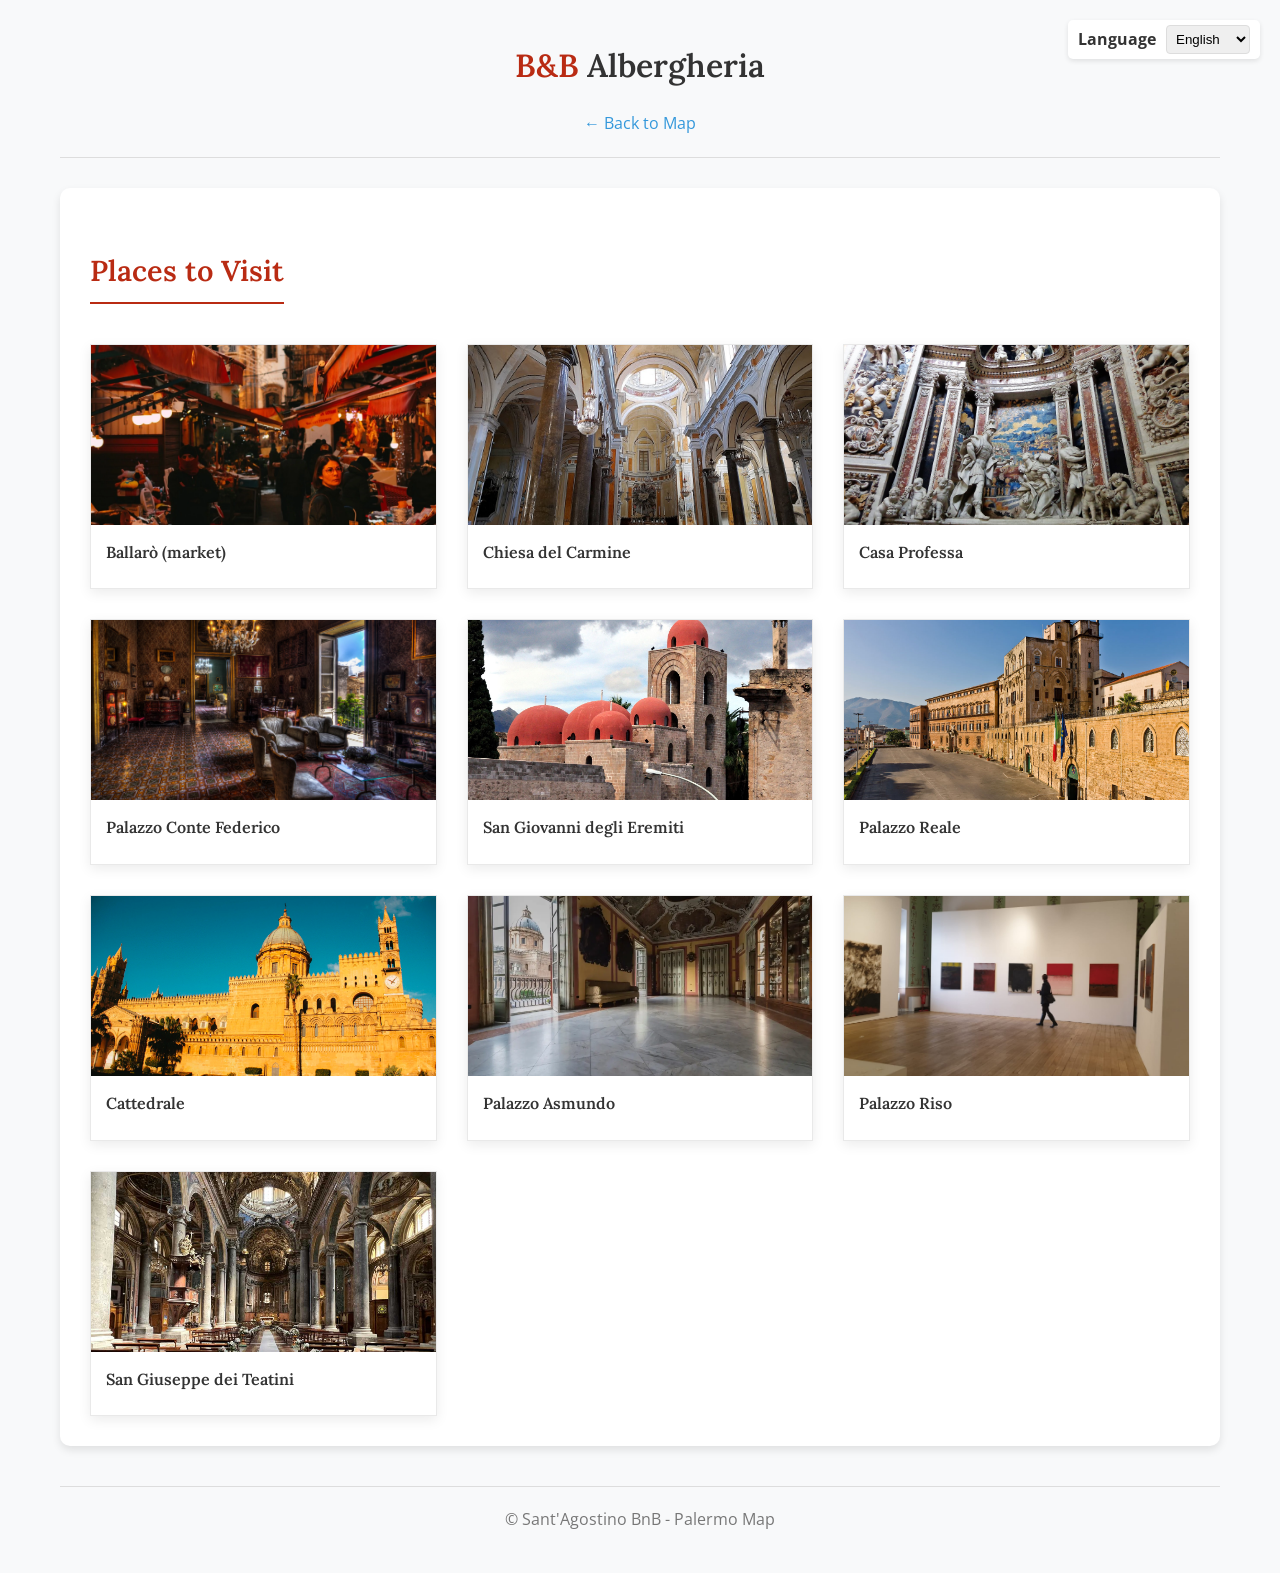
<file: albergheria.html>
<!DOCTYPE html>
<html lang="en">
<head>
    <meta charset="UTF-8">
    <meta name="viewport" content="width=device-width, initial-scale=1.0">
    <title>Albergheria Quarter - Sant'Agostino BnB Palermo Map</title>
    <link rel="stylesheet" href="css/style.css">
    <link rel="preconnect" href="https://fonts.googleapis.com">
    <link rel="preconnect" href="https://fonts.gstatic.com" crossorigin>
    <link href="https://fonts.googleapis.com/css2?family=Lora:wght@400;500;600;700&family=Open+Sans:wght@300;400;500;600&display=swap" rel="stylesheet">
    <link rel="icon" type="image/png" href="https://www.santagostinobb.it/wp-content/uploads/2023/01/bebsantagostino.png">
    <style>
        /* Updated color palette and typography */
        :root {
            --main-color: rgb(185, 43, 19);
            --main-color-hover: rgb(155, 33, 9);
            --text-color: #333;
            --bg-color: #f8f9fa;
            --card-bg: #fff;
            --footer-bg: #2c3e50;
        }
        
        body {
            font-family: 'Open Sans', sans-serif;
            background-color: var(--bg-color);
            color: var(--text-color);
            line-height: 1.6;
        }
        
        h1, h2, h3, h4, h5, h6 {
            font-family: 'Lora', serif;
            font-weight: 600;
        }
        
        .language-selector {
            position: absolute;
            top: 20px;
            right: 20px;
            display: flex;
            align-items: center;
            background: white;
            padding: 5px 10px;
            border-radius: 5px;
            box-shadow: 0 2px 5px rgba(0,0,0,0.1);
        }
        
        .language-selector label {
            margin-right: 10px;
            font-weight: bold;
        }
        
        .language-selector select {
            padding: 5px;
            border-radius: 4px;
            border: 1px solid #ddd;
        }
        
        .section-title {
            font-size: 1.8rem;
            color: #333;
            margin: 30px 0 20px;
            border-bottom: 2px solid var(--main-color);
            padding-bottom: 8px;
            display: inline-block;
        }
        
        .section-title span {
            color: var(--main-color);
        }
        
        .attractions-grid {
            display: grid;
            grid-template-columns: repeat(3, 1fr);
            gap: 30px;
            margin-top: 20px;
        }
        
        @media (max-width: 992px) {
            .attractions-grid {
                grid-template-columns: repeat(2, 1fr);
            }
        }
        
        @media (max-width: 768px) {
            .attractions-grid {
                grid-template-columns: 1fr;
            }
        }
        
        .attraction-card {
            background: var(--card-bg);
            border-radius: 0;
            overflow: hidden;
            box-shadow: 0 4px 12px rgba(0,0,0,0.08);
            transition: transform 0.3s ease, box-shadow 0.3s ease;
            border: 1px solid #e9e9e9;
        }
        
        .attraction-card:hover {
            transform: translateY(-5px);
            box-shadow: 0 10px 25px rgba(0,0,0,0.1);
        }
    </style>
</head>
<body class="page-bg">
    <div class="language-selector">
        <label for="language-selector" data-i18n="language">Language</label>
        <select id="language-selector" onchange="updatePageLanguage(this.value)">
            <option value="en">English</option>
            <option value="it">Italiano</option>
            <option value="fr">Français</option>
            <option value="es">Español</option>
        </select>
    </div>

    <div class="container">
        <header>
            <h1><span style="color: rgb(185, 43, 19);">B&B</span> <span style="color: #333;" data-i18n="albergheria">Albergheria</span></h1>
            <a href="index.html" class="back-btn" data-i18n="back">← Back to Map</a>
        </header>
        
        <div class="quarter-content">
            <div class="attractions">
                <h2 class="section-title"><span data-i18n="placesToVisit">Places to Visit</span></h2>
                <div id="attractions-grid" class="attractions-grid">
                    <!-- Attractions will be loaded dynamically by JavaScript -->
                </div>
            </div>
        </div>
        
        <footer>
            <p data-i18n="copyright">© Sant'Agostino BnB - Palermo Map | Version 1.2.5</p>
        </footer>
    </div>
    
    <script src="js/qrcode.min.js"></script>
    <script src="js/translations.js"></script>
    <script>
        // Ensure attractions are initialized on page load
        document.addEventListener('DOMContentLoaded', function() {
            // Force attractions to load
            const savedLang = localStorage.getItem('preferred_language') || 'en';
            updatePageLanguage(savedLang);
        });
    </script>
</body>
</html>
</file>
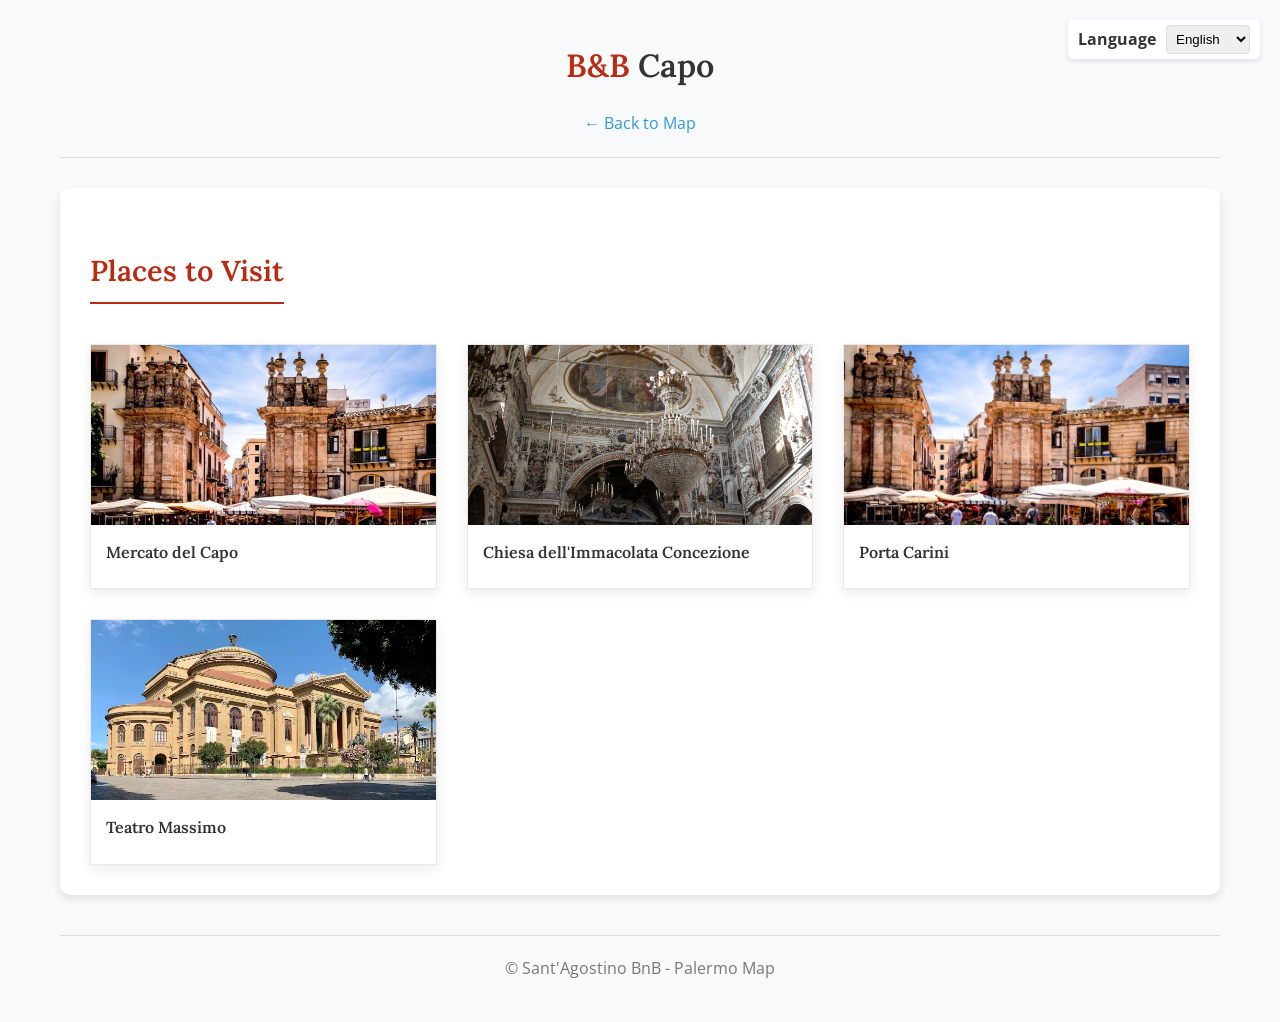
<file: capo.html>
<!DOCTYPE html>
<html lang="en">
<head>
    <meta charset="UTF-8">
    <meta name="viewport" content="width=device-width, initial-scale=1.0">
    <title>Capo Quarter - Sant'Agostino BnB Palermo Map</title>
    <link rel="stylesheet" href="css/style.css">
    <link rel="preconnect" href="https://fonts.googleapis.com">
    <link rel="preconnect" href="https://fonts.gstatic.com" crossorigin>
    <link href="https://fonts.googleapis.com/css2?family=Lora:wght@400;500;600;700&family=Open+Sans:wght@300;400;500;600&display=swap" rel="stylesheet">
    <link rel="icon" type="image/png" href="https://www.santagostinobb.it/wp-content/uploads/2023/01/bebsantagostino.png">
    <style>
        /* Updated color palette and typography */
        :root {
            --main-color: rgb(185, 43, 19);
            --main-color-hover: rgb(155, 33, 9);
            --text-color: #333;
            --bg-color: #f8f9fa;
            --card-bg: #fff;
            --footer-bg: #2c3e50;
        }
        
        body {
            font-family: 'Open Sans', sans-serif;
            background-color: var(--bg-color);
            color: var(--text-color);
            line-height: 1.6;
        }
        
        h1, h2, h3, h4, h5, h6 {
            font-family: 'Lora', serif;
            font-weight: 600;
        }
        
        .language-selector {
            position: absolute;
            top: 20px;
            right: 20px;
            display: flex;
            align-items: center;
            background: white;
            padding: 5px 10px;
            border-radius: 5px;
            box-shadow: 0 2px 5px rgba(0,0,0,0.1);
        }
        
        .language-selector label {
            margin-right: 10px;
            font-weight: bold;
        }
        
        .language-selector select {
            padding: 5px;
            border-radius: 4px;
            border: 1px solid #ddd;
        }

        .section-title {
            font-size: 1.8rem;
            color: #333;
            margin: 30px 0 20px;
            border-bottom: 2px solid var(--main-color);
            padding-bottom: 8px;
            display: inline-block;
        }
        
        .section-title span {
            color: var(--main-color);
        }
        
        .attractions-grid {
            display: grid;
            grid-template-columns: repeat(3, 1fr);
            gap: 30px;
            margin-top: 20px;
        }
        
        @media (max-width: 992px) {
            .attractions-grid {
                grid-template-columns: repeat(2, 1fr);
            }
        }
        
        @media (max-width: 768px) {
            .attractions-grid {
                grid-template-columns: 1fr;
            }
        }
        
        .attraction-card {
            background: var(--card-bg);
            border-radius: 0;
            overflow: hidden;
            box-shadow: 0 4px 12px rgba(0,0,0,0.08);
            transition: transform 0.3s ease, box-shadow 0.3s ease;
            border: 1px solid #e9e9e9;
        }
        
        .attraction-card:hover {
            transform: translateY(-5px);
            box-shadow: 0 10px 25px rgba(0,0,0,0.1);
        }
    </style>
</head>
<body class="page-bg">
    <div class="language-selector">
        <label for="language-selector" data-i18n="language">Language</label>
        <select id="language-selector" onchange="updatePageLanguage(this.value)">
            <option value="en">English</option>
            <option value="it">Italiano</option>
            <option value="fr">Français</option>
            <option value="es">Español</option>
        </select>
    </div>

    <div class="container">
        <header>
            <h1><span style="color: rgb(185, 43, 19);">B&B</span> <span style="color: #333;" data-i18n="capo">Capo</span></h1>
            <a href="index.html" class="back-btn" data-i18n="back">← Back to Map</a>
        </header>
        
        <div class="quarter-content">
            <div class="attractions">
                <h2 class="section-title"><span data-i18n="placesToVisit">Places to Visit</span></h2>
                <div id="attractions-grid" class="attractions-grid">
                    <!-- Attractions will be loaded dynamically by JavaScript -->
                </div>
            </div>
        </div>
        
        <footer>
            <p data-i18n="copyright">© Sant'Agostino BnB - Palermo Map | Version 1.2.5</p>
        </footer>
    </div>
    
    <script src="js/qrcode.min.js"></script>
    <script src="js/translations.js"></script>
    <script>
        // Ensure attractions are initialized on page load
        document.addEventListener('DOMContentLoaded', function() {
            // Force attractions to load
            const savedLang = localStorage.getItem('preferred_language') || 'en';
            updatePageLanguage(savedLang);
        });
    </script>
</body>
</html>
</file>
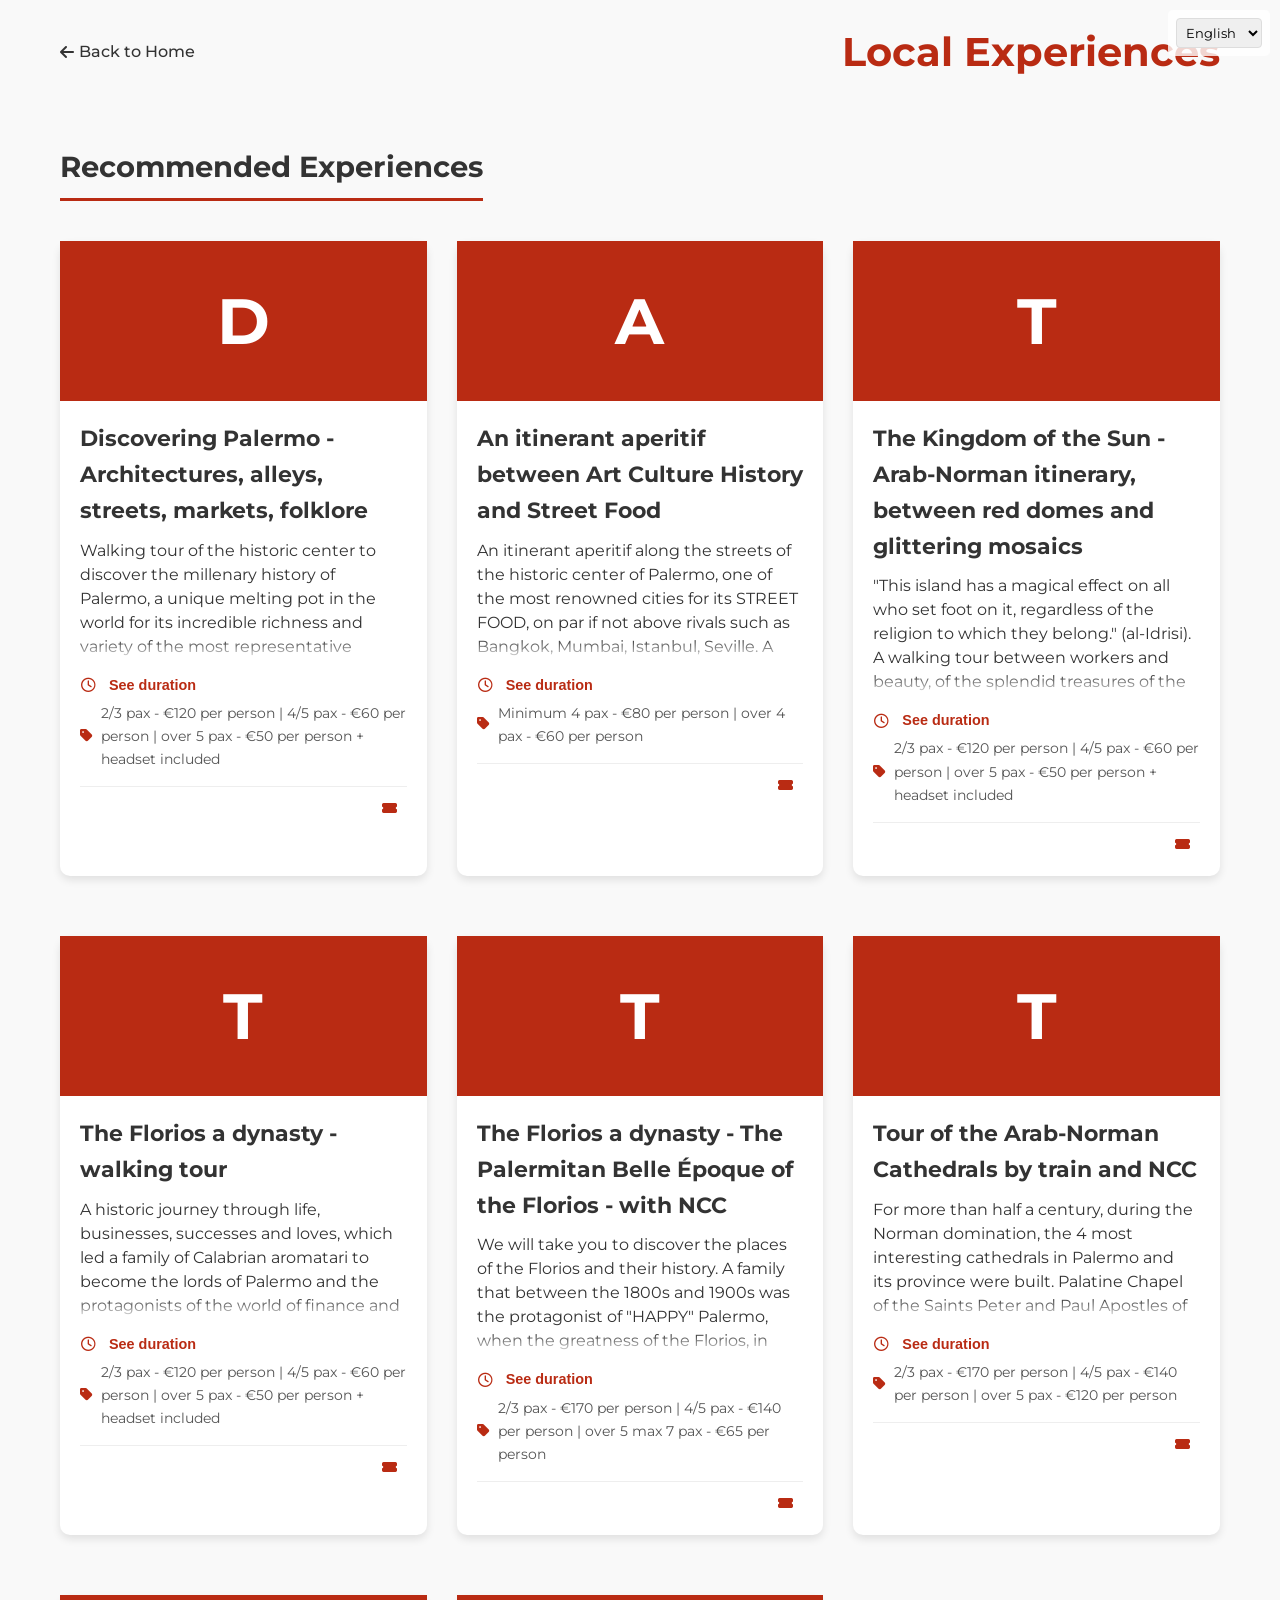
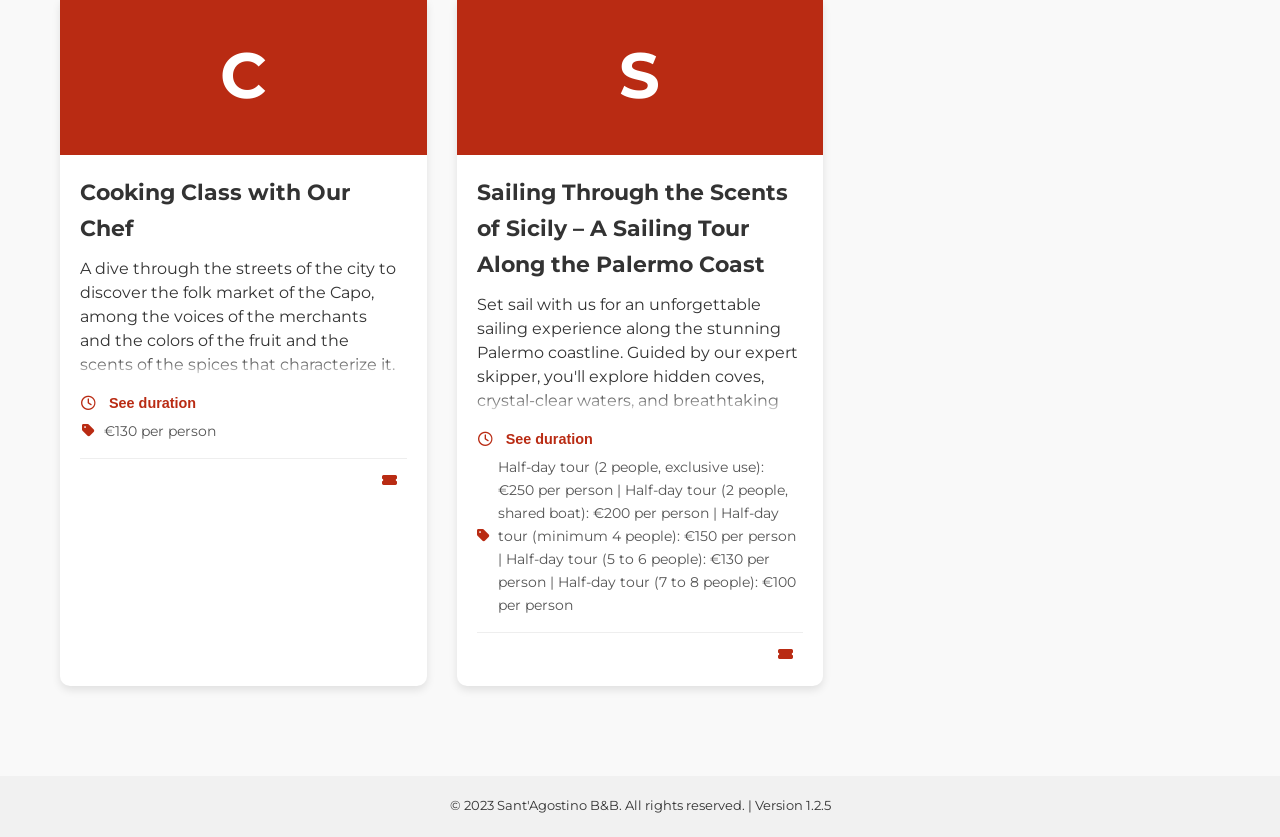
<file: experiences.html>
<!DOCTYPE html>
<html lang="en">
<head>
    <meta charset="UTF-8">
    <meta name="viewport" content="width=device-width, initial-scale=1.0">
    <title>Sant'Agostino B&B - Experiences</title>
    <link rel="icon" type="image/png" href="https://www.santagostinobb.it/wp-content/uploads/2023/01/bebsantagostino.png">
    <link rel="stylesheet" href="https://cdnjs.cloudflare.com/ajax/libs/font-awesome/6.4.0/css/all.min.css">
    <link href="https://fonts.googleapis.com/css2?family=Montserrat:wght@300;400;500;600;700&display=swap" rel="stylesheet">
    <style>
        /* Global Styles */
        :root {
            --primary-color: rgb(185, 43, 19);
            --accent-color: rgb(255, 193, 7);
            --text-color: #333;
            --bg-color: #f9f9f9;
            --card-bg: #fff;
            --card-shadow: 0 4px 8px rgba(0, 0, 0, 0.1);
            --heading-font: 'Montserrat', sans-serif;
            --body-font: 'Montserrat', sans-serif;
        }
        
        * {
            margin: 0;
            padding: 0;
            box-sizing: border-box;
        }
        
        body {
            font-family: var(--body-font);
            color: var(--text-color);
            background-color: var(--bg-color);
            line-height: 1.6;
        }
        
        .container {
            max-width: 1200px;
            margin: 0 auto;
            padding: 20px;
        }
        
        /* Header Styles */
        header {
            display: flex;
            justify-content: space-between;
            align-items: center;
            margin-bottom: 30px;
            position: relative;
        }
        
        header h1 {
            font-family: var(--heading-font);
            font-size: 2.5rem;
            color: var(--text-color);
        }
        
        .language-selector {
            position: absolute;
            top: 10px;
            right: 10px;
            background-color: rgba(255, 255, 255, 0.8);
            padding: 8px;
            border-radius: 5px;
            z-index: 10;
        }
        
        .language-selector select {
            border: 1px solid #ddd;
            padding: 5px;
            border-radius: 4px;
            font-family: var(--body-font);
        }
        
        .back-button {
            display: flex;
            align-items: center;
            text-decoration: none;
            color: var(--text-color);
            font-weight: 500;
            margin-right: 20px;
        }
        
        .back-button i {
            margin-right: 5px;
        }
        
        /* Experience Card Styles */
        .experience-card {
            background-color: var(--card-bg);
            border-radius: 10px;
            box-shadow: var(--card-shadow);
            overflow: visible;
            margin-bottom: 30px;
            transition: transform 0.3s ease;
        }
        
        .experience-card:hover {
            transform: translateY(-5px);
        }
        
        .experience-image {
            height: 160px;
            background-color: rgb(185, 43, 19);
            color: white;
            display: flex;
            justify-content: center;
            align-items: center;
            font-size: 72px;
            font-weight: 700;
        }
        
        .experience-letter {
            width: 100%;
            height: 100%;
            display: flex;
            justify-content: center;
            align-items: center;
            font-size: 4rem;
            color: white;
            font-weight: bold;
            text-transform: uppercase;
        }
        
        .experience-details {
            padding: 20px;
            overflow: visible;
        }
        
        .experience-name {
            font-family: var(--heading-font);
            font-size: 1.4rem;
            margin-bottom: 10px;
            color: var(--text-color);
        }
        
        .experience-description {
            margin-bottom: 15px;
            overflow-y: auto;
            max-height: 120px; /* Fixed height for description */
            padding-right: 5px;
            position: relative;
            line-height: 1.5;
            scrollbar-width: thin;
            scrollbar-color: var(--primary-color) #eee;
        }
        
        .experience-description::-webkit-scrollbar {
            width: 6px;
        }
        
        .experience-description::-webkit-scrollbar-track {
            background: #f1f1f1;
            border-radius: 10px;
        }
        
        .experience-description::-webkit-scrollbar-thumb {
            background-color: var(--primary-color);
            border-radius: 10px;
        }
        
        .experience-description:after {
            content: '';
            position: absolute;
            bottom: 0;
            left: 0;
            width: 100%;
            height: 20px;
            background: linear-gradient(transparent, rgba(255, 255, 255, 0.9));
            pointer-events: none;
            opacity: 0;
            transition: opacity 0.3s;
        }
        
        .experience-description:not(:hover):after {
            opacity: 1;
        }
        
        .experience-meta {
            display: flex;
            flex-direction: column;
            gap: 5px;
            margin-top: 15px;
            font-size: 0.9rem;
            overflow: visible;
        }
        
        .meta-item {
            display: flex;
            align-items: center;
            color: #555;
            position: static;
            overflow: visible;
        }
        
        .meta-item i {
            margin-right: 8px;
            color: var(--primary-color);
            width: 16px;
            text-align: center;
        }
        
        /* Action Buttons */
        .experience-actions {
            display: flex;
            justify-content: flex-end;
            margin-top: 15px;
            padding-top: 10px;
            border-top: 1px solid #eee;
        }
        
        .action-btn {
            background-color: transparent;
            border: none;
            color: var(--primary-color);
            font-family: var(--body-font);
            font-weight: 600;
            cursor: pointer;
            display: flex;
            align-items: center;
            padding: 5px 10px;
            border-radius: 5px;
            transition: background-color 0.3s ease;
        }
        
        .action-btn:hover {
            background-color: rgba(185, 43, 19, 0.1);
        }
        
        .section-title {
            font-family: var(--heading-font);
            font-size: 1.8rem;
            color: var(--text-color);
            margin: 30px 0 20px;
            padding-bottom: 8px;
            border-bottom: 3px solid rgb(185, 43, 19);
            display: inline-block;
        }
        
        /* Experience Grid */
        .attractions-grid {
            display: grid;
            grid-template-columns: repeat(3, 1fr);
            gap: 30px;
            margin-top: 20px;
        }
        
        /* Media Queries */
        @media (max-width: 1024px) {
            .attractions-grid {
                grid-template-columns: repeat(2, 1fr);
            }
        }
        
        @media (max-width: 768px) {
            .attractions-grid {
                grid-template-columns: 1fr;
            }
            
            header {
                flex-direction: column;
                align-items: flex-start;
            }
            
            header h1 {
                margin-top: 15px;
            }
        }

        /* Tooltip styles */
        .duration-tooltip {
            position: relative;
            display: inline-block;
        }
        
        .duration-tooltip .tooltip-text {
            visibility: hidden;
            width: 200px;
            background-color: #555;
            color: #fff;
            text-align: left;
            border-radius: 6px;
            padding: 8px;
            position: absolute;
            z-index: 100;
            bottom: 125%;
            left: 50%;
            transform: translateX(-50%);
            opacity: 0;
            transition: opacity 0.3s;
            font-size: 0.85rem;
            line-height: 1.4;
            box-shadow: 0 4px 8px rgba(0, 0, 0, 0.2);
            pointer-events: none;
        }
        
        .duration-tooltip .tooltip-text::after {
            content: "";
            position: absolute;
            top: 100%;
            left: 50%;
            margin-left: -5px;
            border-width: 5px;
            border-style: solid;
            border-color: #555 transparent transparent transparent;
        }
        
        .duration-tooltip:hover .tooltip-text {
            visibility: visible;
            opacity: 1;
        }
        
        .duration-btn {
            background-color: transparent;
            border: none;
            color: var(--primary-color);
            font-weight: 600;
            cursor: pointer;
            padding: 2px 5px;
            border-radius: 3px;
            font-size: 0.9rem;
        }
        
        .duration-btn:hover {
            text-decoration: underline;
        }

        /* Modal Styles */
        .modal-overlay {
            position: fixed;
            top: 0;
            left: 0;
            right: 0;
            bottom: 0;
            background-color: rgba(0, 0, 0, 0.5);
            display: flex;
            justify-content: center;
            align-items: center;
            z-index: 1000;
            opacity: 0;
            visibility: hidden;
            transition: opacity 0.3s ease, visibility 0.3s ease;
        }
        
        .modal-overlay.active {
            opacity: 1;
            visibility: visible;
        }
        
        .modal {
            background-color: white;
            width: 90%;
            max-width: 500px;
            border-radius: 10px;
            box-shadow: 0 10px 25px rgba(0, 0, 0, 0.2);
            overflow: hidden;
            transform: translateY(20px);
            transition: transform 0.3s ease;
        }
        
        .modal-overlay.active .modal {
            transform: translateY(0);
        }
        
        .modal-header {
            background-color: var(--primary-color);
            color: white;
            padding: 15px 20px;
            position: relative;
        }
        
        .modal-header h3 {
            margin: 0;
            font-family: var(--heading-font);
            font-size: 1.4rem;
        }
        
        .modal-close {
            position: absolute;
            top: 15px;
            right: 20px;
            background: none;
            border: none;
            color: white;
            font-size: 1.5rem;
            cursor: pointer;
            transition: transform 0.2s ease;
        }
        
        .modal-close:hover {
            transform: scale(1.1);
        }
        
        .modal-body {
            padding: 20px;
        }
        
        .modal-body p {
            margin-bottom: 15px;
            line-height: 1.6;
        }
        
        .contact-info {
            background-color: rgba(185, 43, 19, 0.1);
            padding: 15px;
            border-radius: 8px;
            margin: 15px 0;
        }
        
        .contact-item {
            display: flex;
            align-items: center;
            margin-bottom: 10px;
        }
        
        .contact-item:last-child {
            margin-bottom: 0;
        }
        
        .contact-item i {
            color: var(--primary-color);
            margin-right: 10px;
            width: 20px;
            text-align: center;
        }
        
        .modal-footer {
            padding: 15px 20px;
            text-align: right;
            border-top: 1px solid #eee;
        }
        
        .modal-btn {
            background-color: var(--primary-color);
            color: white;
            border: none;
            padding: 8px 20px;
            border-radius: 5px;
            cursor: pointer;
            font-family: var(--body-font);
            font-weight: 500;
            transition: background-color 0.3s ease;
        }
        
        .modal-btn:hover {
            background-color: rgb(155, 33, 9);
        }
        
        @media (max-width: 768px) {
            .modal {
                width: 95%;
            }
        }
    </style>
</head>
<body>
    <div class="language-selector">
        <select id="language-select">
            <option value="en">English</option>
            <option value="it">Italiano</option>
            <option value="fr">Français</option>
            <option value="es">Español</option>
        </select>
    </div>
    
    <!-- Modal Overlay -->
    <div class="modal-overlay" id="booking-modal">
        <div class="modal">
            <div class="modal-header">
                <h3 data-i18n="bookNow">Book This Experience</h3>
                <button class="modal-close">&times;</button>
            </div>
            <div class="modal-body">
                <p data-i18n="modalBookingText">To book this experience, please contact our B&B host using the information below:</p>
                
                <div class="contact-info">
                    <div class="contact-item">
                        <i class="fas fa-envelope"></i>
                        <a href="mailto:info@santagostinobb.it">info@santagostinobb.it</a>
                    </div>
                    <div class="contact-item">
                        <i class="fas fa-phone"></i>
                        <a href="tel:+393349988358">+39 334 9988358</a>
                    </div>
                    <div class="contact-item">
                        <i class="fab fa-whatsapp"></i>
                        <a href="https://wa.me/393349988358" target="_blank">WhatsApp</a>
                    </div>
                </div>
                
                <p data-i18n="modalBookingNote">Please mention the specific experience you are interested in booking.</p>
            </div>
            <div class="modal-footer">
                <button class="modal-btn" data-i18n="close">Close</button>
            </div>
        </div>
    </div>
    
    <div class="container">
        <header>
            <a href="index.html" class="back-button">
                <i class="fas fa-arrow-left"></i>
                <span data-i18n="backToHome">Back to Home</span>
            </a>
            <h1><span style="color: rgb(185, 43, 19);" data-i18n="localExperiences">Local Experiences</span></h1>
        </header>
        
        <section id="experiences-section">
            <h2 class="section-title"><span data-i18n="recommendedExperiences">Recommended Experiences</span></h2>
            <div id="experiences-grid" class="attractions-grid">
                <!-- Experiences will be inserted here -->
            </div>
        </section>
    </div>
    
    <footer style="text-align: center; margin-top: 40px; padding: 20px; background-color: #f1f1f1; font-size: 0.8rem;">
        <p>© 2023 Sant'Agostino B&B. All rights reserved. | Version 1.2.5</p>
    </footer>

    <!-- Load experiences database FIRST, before translations.js -->
    <script src="js/experiences-data.js"></script>
    <script>
        // Check if required files loaded correctly
        if (typeof experiencesDatabase === 'undefined') {
            console.error("Error: experiencesDatabase not found! The experiences-data.js file might not be loading correctly.");
            document.body.innerHTML += '<div style="background-color: #f8d7da; color: #721c24; padding: 20px; margin: 20px; border-radius: 5px; text-align: center;">Error: Could not load experiences database. Please check your internet connection and try refreshing the page.</div>';
        }
    </script>
    <script src="js/translations.js"></script>
    <script>
        // Check if translations.js loaded correctly
        if (typeof translations === 'undefined') {
            console.error("Error: translations object not found! The translations.js file might not be loading correctly.");
            document.body.innerHTML += '<div style="background-color: #f8d7da; color: #721c24; padding: 20px; margin: 20px; border-radius: 5px; text-align: center;">Error: Could not load translations. Please check your internet connection and try refreshing the page.</div>';
        }
    
        document.addEventListener('DOMContentLoaded', () => {
            // Initialize with debugging
            console.log("Initializing experiences page...");
            
            // Set language from URL hash if present
            const hash = window.location.hash.substring(1);
            if (hash && ['en', 'it', 'fr', 'es'].includes(hash)) {
                document.getElementById('language-select').value = hash;
                updatePageLanguage(hash);
            } else {
                // Otherwise, try to load from localStorage
                const savedLang = localStorage.getItem('preferredLanguage') || 'en';
                document.getElementById('language-select').value = savedLang;
                updatePageLanguage(savedLang);
            }
            
            // Set up language selector
            document.getElementById('language-select').addEventListener('change', (e) => {
                const selectedLang = e.target.value;
                updatePageLanguage(selectedLang);
            });

            // Load experiences explicitly
            loadExperiences();
        });
        
        function createExperienceCard(experience, index) {
            const card = document.createElement('div');
            card.className = 'experience-card';
            
            // Create image or letter placeholder
            const imageDiv = document.createElement('div');
            imageDiv.className = 'experience-image';
            
            const letterDiv = document.createElement('div');
            letterDiv.className = 'experience-letter';
            letterDiv.textContent = experience.name.charAt(0);
            imageDiv.appendChild(letterDiv);
            
            card.appendChild(imageDiv);
            
            // Details container
            const detailsDiv = document.createElement('div');
            detailsDiv.className = 'experience-details';
            
            // Experience name
            const nameElement = document.createElement('h3');
            nameElement.className = 'experience-name';
            nameElement.textContent = experience.name;
            detailsDiv.appendChild(nameElement);
            
            // Description
            const descriptionElement = document.createElement('div');
            descriptionElement.className = 'experience-description';
            descriptionElement.textContent = experience.description;
            detailsDiv.appendChild(descriptionElement);
            
            // Meta information
            const metaDiv = document.createElement('div');
            metaDiv.className = 'experience-meta';
            
            // Duration
            if (experience.duration) {
                const durationElement = document.createElement('div');
                durationElement.className = 'meta-item';
                
                const durationTooltip = document.createElement('div');
                durationTooltip.className = 'duration-tooltip';
                
                const durationBtn = document.createElement('button');
                durationBtn.className = 'duration-btn';
                durationBtn.setAttribute('data-i18n', 'seeDuration');
                
                // Try to get the text from translations, with fallbacks
                let durationText = "See duration";
                try {
                    const currentLang = document.getElementById('language-select').value || 'en';
                    if (translations[currentLang].seeDuration) {
                        if (typeof translations[currentLang].seeDuration === 'object') {
                            durationText = translations[currentLang].seeDuration[currentLang] || "See duration";
                        } else {
                            durationText = translations[currentLang].seeDuration;
                        }
                    }
                } catch (e) {
                    console.error("Error setting duration text:", e);
                }
                
                durationBtn.textContent = durationText;
                
                const tooltipText = document.createElement('span');
                tooltipText.className = 'tooltip-text';
                tooltipText.textContent = experience.duration;
                
                durationTooltip.appendChild(durationBtn);
                durationTooltip.appendChild(tooltipText);
                
                durationElement.innerHTML = `<i class="far fa-clock"></i>`;
                durationElement.appendChild(durationTooltip);
                
                metaDiv.appendChild(durationElement);
            }
            
            // Price
            if (experience.price) {
                const priceElement = document.createElement('div');
                priceElement.className = 'meta-item';
                priceElement.innerHTML = `<i class="fas fa-tag"></i> ${experience.price}`;
                metaDiv.appendChild(priceElement);
            }
            
            detailsDiv.appendChild(metaDiv);
            
            // Action Buttons
            const actionsDiv = document.createElement('div');
            actionsDiv.className = 'experience-actions';
            
            // Book Now Button
            const bookBtn = document.createElement('button');
            bookBtn.className = 'action-btn';
            bookBtn.innerHTML = `<i class="fas fa-ticket-alt"></i>`;
            bookBtn.onclick = () => {
                // Show booking modal instead of alert
                const modal = document.getElementById('booking-modal');
                modal.classList.add('active');
                
                // If available, set the modal title to include the experience name
                try {
                    const modalTitle = modal.querySelector('.modal-header h3');
                    modalTitle.textContent = `Book "${experience.name}"`;
                } catch (e) {
                    console.warn("Could not set custom modal title:", e);
                }
            };
            
            actionsDiv.appendChild(bookBtn);
            
            detailsDiv.appendChild(actionsDiv);
            
            card.appendChild(detailsDiv);
            
            return card;
        }
        
        function loadExperiences() {
            try {
                console.log("Loading experiences from centralized database...");
                
                // Clear existing experience list
                document.getElementById('experiences-grid').innerHTML = '';
                
                // Get current language
                const lang = document.getElementById('language-select').value || 'en';
                console.log("Current language:", lang);
                
                // Check if experiencesDatabase exists
                if (typeof experiencesDatabase === 'undefined' || !experiencesDatabase) {
                    console.error("experiencesDatabase not found!");
                    document.getElementById('experiences-grid').innerHTML = '<p>Error: Could not load experiences data. Please try refreshing the page.</p>';
                    return;
                }
                
                console.log("Found", experiencesDatabase.length, "experiences in database");
                
                // Create experience cards from centralized database
                experiencesDatabase.forEach((experienceData, index) => {
                    // Get localized data for current language
                    const localizedExperience = {
                        name: experienceData.translations[lang]?.name || experienceData.translations.en.name,
                        description: experienceData.translations[lang]?.description || experienceData.translations.en.description,
                        note: experienceData.translations[lang]?.note || experienceData.translations.en.note,
                        duration: experienceData.duration,
                        price: experienceData.price,
                        image: experienceData.image,
                        id: experienceData.id
                    };
                    
                    const card = createExperienceCard(localizedExperience, index);
                    document.getElementById('experiences-grid').appendChild(card);
                });
                
            } catch (e) {
                console.error("Error loading experiences:", e);
                document.getElementById('experiences-grid').innerHTML = '<p>Error: Could not load experiences data. Please try refreshing the page.</p>';
            }
        }
        
        function updatePageLanguage(lang) {
            try {
                console.log("Updating page language to:", lang);
                
                // Update language selector
                document.getElementById('language-select').value = lang;
                
                // Store in localStorage for future visits
                localStorage.setItem('preferredLanguage', lang);
                
                // Update URL hash
                window.location.hash = lang;
                
                // Check if translations exist
                if (!translations || !translations[lang]) {
                    console.error("Translations not found for language:", lang);
                    return;
                }
                
                // Update translation elements
                document.querySelectorAll('[data-i18n]').forEach(element => {
                    const key = element.getAttribute('data-i18n');
                    if (translations[lang][key]) {
                        if (typeof translations[lang][key] === 'object') {
                            element.textContent = translations[lang][key][lang] || translations[lang][key].en || key;
                        } else {
                            element.textContent = translations[lang][key];
                        }
                    }
                });
                
                // Repopulate experiences
                loadExperiences();
                
                // Update back button text with error handling
                try {
                    const backText = translations[lang].backToHome && translations[lang].backToHome[lang] ? 
                        translations[lang].backToHome[lang] : "Back to Home";
                    document.querySelector('.back-button span').textContent = backText;
                } catch (e) {
                    console.warn("Error updating back button:", e);
                    document.querySelector('.back-button span').textContent = "Back to Home";
                }
            } catch (e) {
                console.error("Error updating page language:", e);
            }
        }

        // Modal functionality
        document.addEventListener('DOMContentLoaded', function() {
            const modal = document.getElementById('booking-modal');
            const closeBtn = modal.querySelector('.modal-close');
            const closeModalBtn = modal.querySelector('.modal-footer .modal-btn');
            
            // Close modal when clicking on close button, footer button or clicking outside
            closeBtn.addEventListener('click', closeModal);
            closeModalBtn.addEventListener('click', closeModal);
            modal.addEventListener('click', function(e) {
                if (e.target === modal) {
                    closeModal();
                }
            });
            
            // Escape key closes modal
            document.addEventListener('keydown', function(e) {
                if (e.key === 'Escape' && modal.classList.contains('active')) {
                    closeModal();
                }
            });
            
            function closeModal() {
                modal.classList.remove('active');
            }
            
            // Add modal translations to each language
            if (translations) {
                const modalTranslations = {
                    en: {
                        modalBookingText: "To book this experience, please contact our B&B host using the information below:",
                        modalBookingNote: "Please mention the specific experience you are interested in booking.",
                        close: "Close"
                    },
                    it: {
                        modalBookingText: "Per prenotare questa esperienza, contatta il nostro host B&B utilizzando le informazioni qui sotto:",
                        modalBookingNote: "Si prega di menzionare l'esperienza specifica che si desidera prenotare.",
                        close: "Chiudi"
                    },
                    fr: {
                        modalBookingText: "Pour réserver cette expérience, veuillez contacter notre hôte B&B en utilisant les informations ci-dessous:",
                        modalBookingNote: "Veuillez mentionner l'expérience spécifique qui vous intéresse.",
                        close: "Fermer"
                    },
                    es: {
                        modalBookingText: "Para reservar esta experiencia, por favor contacte a nuestro anfitrión B&B usando la información a continuación:",
                        modalBookingNote: "Por favor mencione la experiencia específica que le interesa reservar.",
                        close: "Cerrar"
                    }
                };
                
                // Add translations to each language
                for (const lang in translations) {
                    if (modalTranslations[lang]) {
                        for (const key in modalTranslations[lang]) {
                            if (!translations[lang][key]) {
                                translations[lang][key] = modalTranslations[lang][key];
                            }
                        }
                    }
                }
            }
        });
    </script>
</body>
</html>
</file>
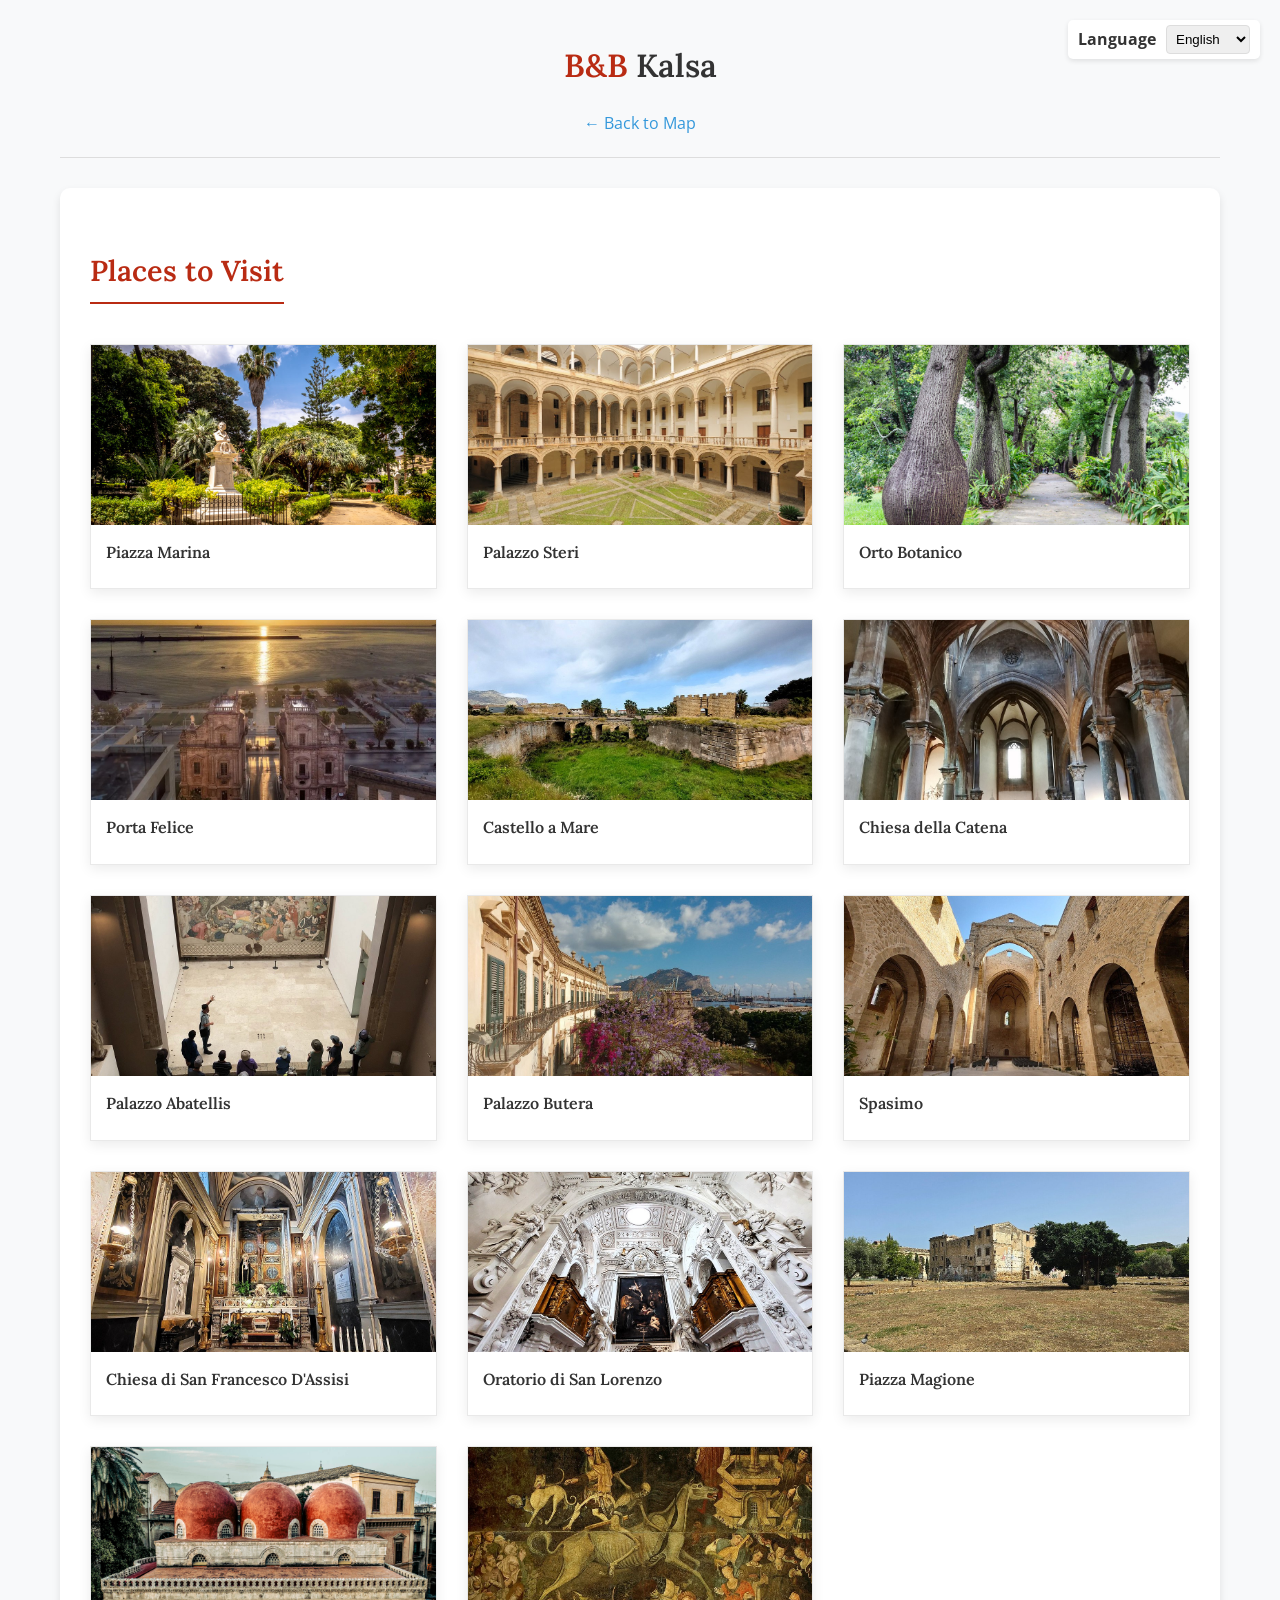
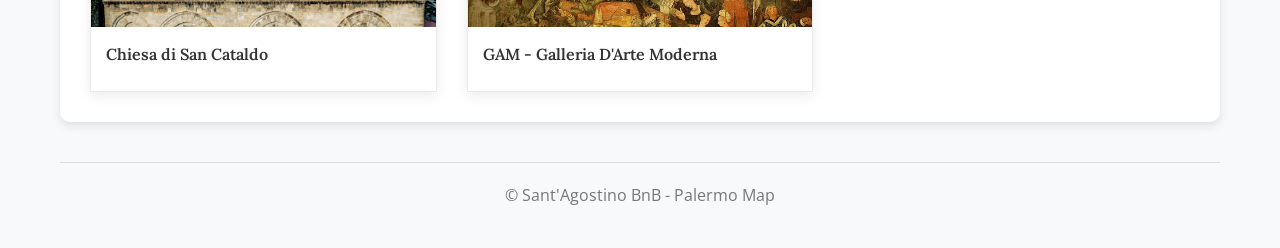
<file: kalsa.html>
<!DOCTYPE html>
<html lang="en">
<head>
    <meta charset="UTF-8">
    <meta name="viewport" content="width=device-width, initial-scale=1.0">
    <title>Kalsa Quarter - Sant'Agostino BnB Palermo Map</title>
    <link rel="stylesheet" href="css/style.css">
    <link rel="preconnect" href="https://fonts.googleapis.com">
    <link rel="preconnect" href="https://fonts.gstatic.com" crossorigin>
    <link href="https://fonts.googleapis.com/css2?family=Lora:wght@400;500;600;700&family=Open+Sans:wght@300;400;500;600&display=swap" rel="stylesheet">
    <link rel="icon" type="image/png" href="https://www.santagostinobb.it/wp-content/uploads/2023/01/bebsantagostino.png">
    <style>
        /* Updated color palette and typography */
        :root {
            --main-color: rgb(185, 43, 19);
            --main-color-hover: rgb(155, 33, 9);
            --text-color: #333;
            --bg-color: #f8f9fa;
            --card-bg: #fff;
            --footer-bg: #2c3e50;
        }
        
        body {
            font-family: 'Open Sans', sans-serif;
            background-color: var(--bg-color);
            color: var(--text-color);
            line-height: 1.6;
        }
        
        h1, h2, h3, h4, h5, h6 {
            font-family: 'Lora', serif;
            font-weight: 600;
        }
        
        .language-selector {
            position: absolute;
            top: 20px;
            right: 20px;
            display: flex;
            align-items: center;
            background: white;
            padding: 5px 10px;
            border-radius: 5px;
            box-shadow: 0 2px 5px rgba(0,0,0,0.1);
        }
        
        .language-selector label {
            margin-right: 10px;
            font-weight: bold;
        }
        
        .language-selector select {
            padding: 5px;
            border-radius: 4px;
            border: 1px solid #ddd;
        }
        
        .section-title {
            font-size: 1.8rem;
            color: #333;
            margin: 30px 0 20px;
            border-bottom: 2px solid var(--main-color);
            padding-bottom: 8px;
            display: inline-block;
        }
        
        .section-title span {
            color: var(--main-color);
        }
        
        .attractions-grid {
            display: grid;
            grid-template-columns: repeat(3, 1fr);
            gap: 30px;
            margin-top: 20px;
        }
        
        @media (max-width: 992px) {
            .attractions-grid {
                grid-template-columns: repeat(2, 1fr);
            }
        }
        
        @media (max-width: 768px) {
            .attractions-grid {
                grid-template-columns: 1fr;
            }
        }
        
        .attraction-card {
            background: var(--card-bg);
            border-radius: 0;
            overflow: hidden;
            box-shadow: 0 4px 12px rgba(0,0,0,0.08);
            transition: transform 0.3s ease, box-shadow 0.3s ease;
            border: 1px solid #e9e9e9;
        }
        
        .attraction-card:hover {
            transform: translateY(-5px);
            box-shadow: 0 10px 25px rgba(0,0,0,0.1);
        }
    </style>
</head>
<body class="page-bg">
    <div class="language-selector">
        <label for="language-selector" data-i18n="language">Language</label>
        <select id="language-selector" onchange="updatePageLanguage(this.value)">
            <option value="en">English</option>
            <option value="it">Italiano</option>
            <option value="fr">Français</option>
            <option value="es">Español</option>
        </select>
    </div>

    <div class="container">
        <header>
            <h1><span style="color: rgb(185, 43, 19);">B&B</span> <span style="color: #333;" data-i18n="kalsa">Kalsa</span></h1>
            <a href="index.html" class="back-btn" data-i18n="back">← Back to Map</a>
        </header>
        
        <div class="quarter-content">
            <div class="attractions">
                <h2 class="section-title"><span data-i18n="placesToVisit">Places to Visit</span></h2>
                <div id="attractions-grid" class="attractions-grid">
                    <!-- Attractions will be loaded dynamically by JavaScript -->
                </div>
            </div>
        </div>
        
        <footer>
            <p data-i18n="copyright">© Sant'Agostino BnB - Palermo Map | Version 1.2.5</p>
        </footer>
    </div>
    
    <script src="js/qrcode.min.js"></script>
    <script src="js/translations.js"></script>
    <script>
        // Ensure attractions are initialized on page load
        document.addEventListener('DOMContentLoaded', function() {
            // Force attractions to load
            const savedLang = localStorage.getItem('preferred_language') || 'en';
            updatePageLanguage(savedLang);
        });
    </script>
</body>
</html>
</file>
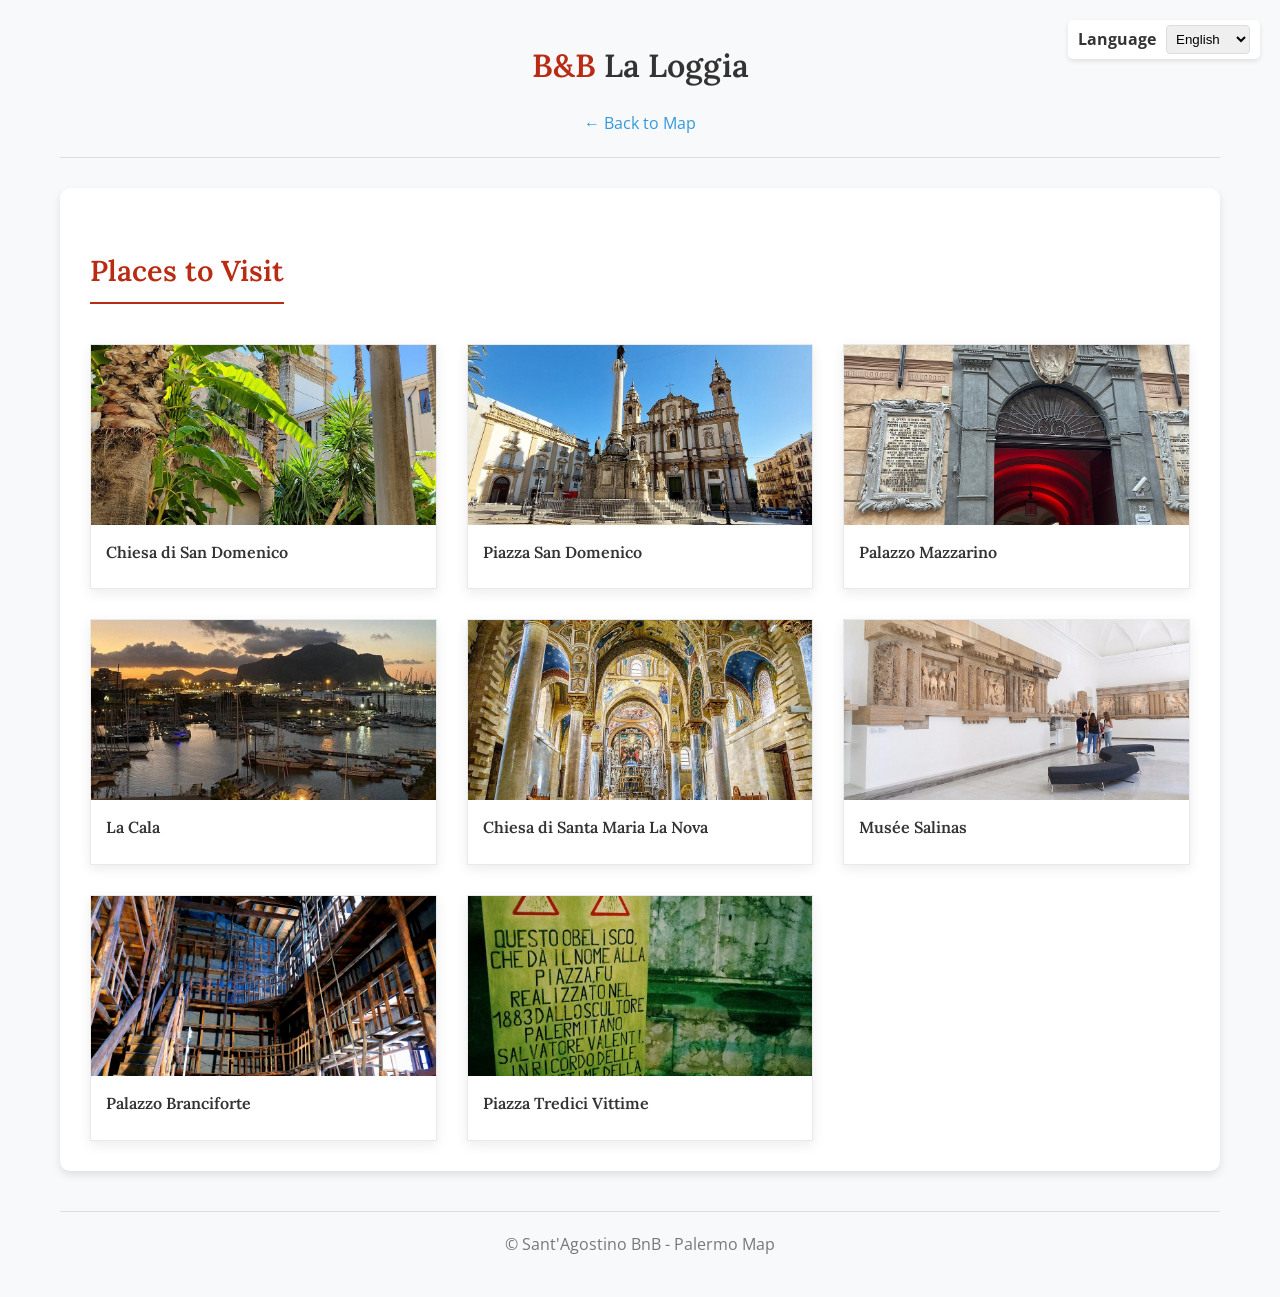
<file: loggia.html>
<!DOCTYPE html>
<html lang="en">
<head>
    <meta charset="UTF-8">
    <meta name="viewport" content="width=device-width, initial-scale=1.0">
    <title>La Loggia Quarter - Sant'Agostino BnB Palermo Map</title>
    <link rel="stylesheet" href="css/style.css">
    <link rel="preconnect" href="https://fonts.googleapis.com">
    <link rel="preconnect" href="https://fonts.gstatic.com" crossorigin>
    <link href="https://fonts.googleapis.com/css2?family=Lora:wght@400;500;600;700&family=Open+Sans:wght@300;400;500;600&display=swap" rel="stylesheet">
    <link rel="icon" type="image/png" href="https://www.santagostinobb.it/wp-content/uploads/2023/01/bebsantagostino.png">
    <style>
        /* Updated color palette and typography */
        :root {
            --main-color: rgb(185, 43, 19);
            --main-color-hover: rgb(155, 33, 9);
            --text-color: #333;
            --bg-color: #f8f9fa;
            --card-bg: #fff;
            --footer-bg: #2c3e50;
        }
        
        body {
            font-family: 'Open Sans', sans-serif;
            background-color: var(--bg-color);
            color: var(--text-color);
            line-height: 1.6;
        }
        
        h1, h2, h3, h4, h5, h6 {
            font-family: 'Lora', serif;
            font-weight: 600;
        }
        
        .language-selector {
            position: absolute;
            top: 20px;
            right: 20px;
            display: flex;
            align-items: center;
            background: white;
            padding: 5px 10px;
            border-radius: 5px;
            box-shadow: 0 2px 5px rgba(0,0,0,0.1);
        }
        
        .language-selector label {
            margin-right: 10px;
            font-weight: bold;
        }
        
        .language-selector select {
            padding: 5px;
            border-radius: 4px;
            border: 1px solid #ddd;
        }
        
        .section-title {
            font-size: 1.8rem;
            color: #333;
            margin: 30px 0 20px;
            border-bottom: 2px solid var(--main-color);
            padding-bottom: 8px;
            display: inline-block;
        }
        
        .section-title span {
            color: var(--main-color);
        }
        
        .attractions-grid {
            display: grid;
            grid-template-columns: repeat(3, 1fr);
            gap: 30px;
            margin-top: 20px;
        }
        
        @media (max-width: 992px) {
            .attractions-grid {
                grid-template-columns: repeat(2, 1fr);
            }
        }
        
        @media (max-width: 768px) {
            .attractions-grid {
                grid-template-columns: 1fr;
            }
        }
        
        .attraction-card {
            background: var(--card-bg);
            border-radius: 0;
            overflow: hidden;
            box-shadow: 0 4px 12px rgba(0,0,0,0.08);
            transition: transform 0.3s ease, box-shadow 0.3s ease;
            border: 1px solid #e9e9e9;
        }
        
        .attraction-card:hover {
            transform: translateY(-5px);
            box-shadow: 0 10px 25px rgba(0,0,0,0.1);
        }
    </style>
</head>
<body class="page-bg">
    <div class="language-selector">
        <label for="language-selector" data-i18n="language">Language</label>
        <select id="language-selector" onchange="updatePageLanguage(this.value)">
            <option value="en">English</option>
            <option value="it">Italiano</option>
            <option value="fr">Français</option>
            <option value="es">Español</option>
        </select>
    </div>

    <div class="container">
        <header>
            <h1><span style="color: rgb(185, 43, 19);">B&B</span> <span style="color: #333;" data-i18n="loggia">La Loggia</span></h1>
            <a href="index.html" class="back-btn" data-i18n="back">← Back to Map</a>
        </header>
        
        <div class="quarter-content">
            <div class="attractions">
                <h2 class="section-title"><span data-i18n="placesToVisit">Places to Visit</span></h2>
                <div id="attractions-grid" class="attractions-grid">
                    <!-- Attractions will be loaded dynamically by JavaScript -->
                </div>
            </div>
        </div>
        
        <footer>
            <p data-i18n="copyright">© Sant'Agostino BnB - Palermo Map | Version 1.2.5</p>
        </footer>
    </div>
    
    <script src="js/qrcode.min.js"></script>
    <script src="js/translations.js"></script>
    <script>
        // Ensure attractions are initialized on page load
        document.addEventListener('DOMContentLoaded', function() {
            // Force attractions to load
            const savedLang = localStorage.getItem('preferred_language') || 'en';
            updatePageLanguage(savedLang);
        });
    </script>
</body>
</html>
</file>
<file: css/style.css>
/* General Styles */
* {
    margin: 0;
    padding: 0;
    box-sizing: border-box;
}

body {
    font-family: 'Segoe UI', Tahoma, Geneva, Verdana, sans-serif;
    line-height: 1.6;
    color: #333;
    background-color: #f5f5f5;
}

.container {
    max-width: 1200px;
    margin: 0 auto;
    padding: 20px;
}

header {
    text-align: center;
    padding: 20px 0;
    margin-bottom: 30px;
    border-bottom: 1px solid #ddd;
}

h1 {
    color: #1a5276;
    margin-bottom: 10px;
}

h2 {
    color: #2874a6;
    margin-bottom: 15px;
}

/* Home Page Grid */
.quarters-grid {
    display: grid;
    grid-template-columns: repeat(auto-fit, minmax(250px, 1fr));
    gap: 30px;
    margin-bottom: 40px;
}

.quarter-card {
    background: white;
    padding: 20px;
    border-radius: 10px;
    box-shadow: 0 4px 8px rgba(0, 0, 0, 0.1);
    text-align: center;
    transition: transform 0.3s ease;
}

.quarter-card:hover {
    transform: translateY(-5px);
}

.quarter-image {
    margin: 15px auto;
    width: 100%;
    height: 180px;
    overflow: hidden;
    border-radius: 6px;
}

.quarter-image img {
    width: 100%;
    height: 100%;
    object-fit: cover;
    transition: transform 0.3s ease;
}

.quarter-card:hover .quarter-image img {
    transform: scale(1.05);
}

.qrcode {
    margin: 15px auto;
    width: 128px;
    height: 128px;
}

.btn {
    display: inline-block;
    background: #3498db;
    color: white;
    padding: 8px 15px;
    border-radius: 5px;
    text-decoration: none;
    margin-top: 15px;
    border: none;
    cursor: pointer;
    transition: background 0.3s ease;
}

.btn:hover {
    background: #2874a6;
}

/* Quarter Page Styles */
.quarter-page {
    background-position: center;
    background-size: cover;
    background-attachment: fixed;
}

.capo-bg {
    background-color: #e8f4fd;
}

.albergheria-bg {
    background-color: #e6f3e6;
}

.kalsa-bg {
    background-color: #fff4e6;
}

.loggia-bg {
    background-color: #f4e6fd;
}

.back-btn {
    display: inline-block;
    color: #3498db;
    text-decoration: none;
    margin-top: 10px;
}

.quarter-content {
    background: white;
    padding: 30px;
    border-radius: 10px;
    box-shadow: 0 4px 8px rgba(0, 0, 0, 0.1);
    margin-bottom: 40px;
}

.quarter-info {
    display: grid;
    grid-template-columns: 1fr 3fr;
    gap: 30px;
    background: white;
    padding: 30px;
    border-radius: 10px;
    box-shadow: 0 4px 8px rgba(0, 0, 0, 0.1);
    margin-bottom: 40px;
}

.qr-section {
    text-align: center;
}

.qrcode-large {
    margin: 20px auto;
    width: 200px;
    height: 200px;
}

.attractions {
    flex: 1;
}

.attractions ul {
    list-style-position: inside;
    margin-left: 10px;
}

.attractions li {
    margin-bottom: 10px;
    padding-bottom: 10px;
    border-bottom: 1px solid #eee;
}

/* Attractions grid layout */
.attractions-grid {
    display: grid;
    grid-template-columns: repeat(auto-fill, minmax(200px, 1fr));
    gap: 20px;
    margin-top: 20px;
}

.attraction-card {
    background: white;
    border-radius: 8px;
    overflow: hidden;
    box-shadow: 0 2px 10px rgba(0, 0, 0, 0.1);
    transition: transform 0.3s ease, box-shadow 0.3s ease;
}

.attraction-card:hover {
    transform: translateY(-5px);
    box-shadow: 0 5px 15px rgba(0, 0, 0, 0.2);
}

.attraction-image {
    width: 100%;
    height: 180px;
    object-fit: cover;
    display: block;
}

.attraction-info {
    padding: 15px;
}

.attraction-info h3 {
    margin: 0 0 8px 0;
    font-size: 16px;
    color: #333;
}

/* Footer */
footer {
    text-align: center;
    margin-top: 30px;
    padding: 20px 0;
    border-top: 1px solid #ddd;
    color: #777;
}

/* Responsive Adjustments */
@media (max-width: 768px) {
    .quarter-info {
        grid-template-columns: 1fr;
    }
    
    .qr-section {
        margin-bottom: 30px;
    }
}

/* Settings Panel */
.settings-panel {
    margin-bottom: 20px;
    padding: 10px;
    background-color: #f9f9f9;
    border-radius: 5px;
    display: flex;
    align-items: center;
    justify-content: flex-end;
}

/* Toggle Switch Styles */
.toggle-switch {
    position: relative;
    display: inline-flex;
    align-items: center;
    cursor: pointer;
}

.toggle-switch input {
    opacity: 0;
    width: 0;
    height: 0;
}

.toggle-slider {
    position: relative;
    display: inline-block;
    width: 40px;
    height: 20px;
    background-color: #ccc;
    border-radius: 20px;
    transition: .4s;
    margin-right: 10px;
}

.toggle-slider:before {
    position: absolute;
    content: "";
    height: 16px;
    width: 16px;
    left: 2px;
    bottom: 2px;
    background-color: white;
    border-radius: 50%;
    transition: .4s;
}

input:checked + .toggle-slider {
    background-color: #3498db;
}

input:checked + .toggle-slider:before {
    transform: translateX(20px);
}

.toggle-label {
    font-size: 14px;
    color: #333;
}

/* Additional Services Section */
.additional-options {
    margin: 50px 0;
    text-align: center;
}

.additional-options h2 {
    font-size: 2rem;
    margin-bottom: 30px;
    color: #333;
}

.additional-grid {
    display: grid;
    grid-template-columns: repeat(auto-fit, minmax(300px, 1fr));
    gap: 30px;
    max-width: 1000px;
    margin: 0 auto;
}

.additional-card {
    background-color: #fff;
    border-radius: 10px;
    overflow: hidden;
    box-shadow: 0 5px 15px rgba(0, 0, 0, 0.1);
    transition: transform 0.3s ease, box-shadow 0.3s ease;
    padding: 25px;
}

.additional-card:hover {
    transform: translateY(-10px);
    box-shadow: 0 15px 30px rgba(0, 0, 0, 0.15);
}

.additional-card h3 {
    color: #333;
    font-size: 1.5rem;
    margin: 15px 0;
}

.additional-card p {
    color: #666;
    margin-bottom: 20px;
    line-height: 1.5;
}

.additional-card .btn {
    display: inline-block;
    padding: 10px 20px;
    background-color: #f0743e;
    color: white;
    text-decoration: none;
    border-radius: 5px;
    font-weight: bold;
    transition: background-color 0.3s;
    margin-top: 10px;
}

.additional-card .btn:hover {
    background-color: #e26633;
}

/* Media Queries for Responsive Design */
@media screen and (max-width: 768px) {
    .additional-grid {
        grid-template-columns: 1fr;
    }
}
</file>
